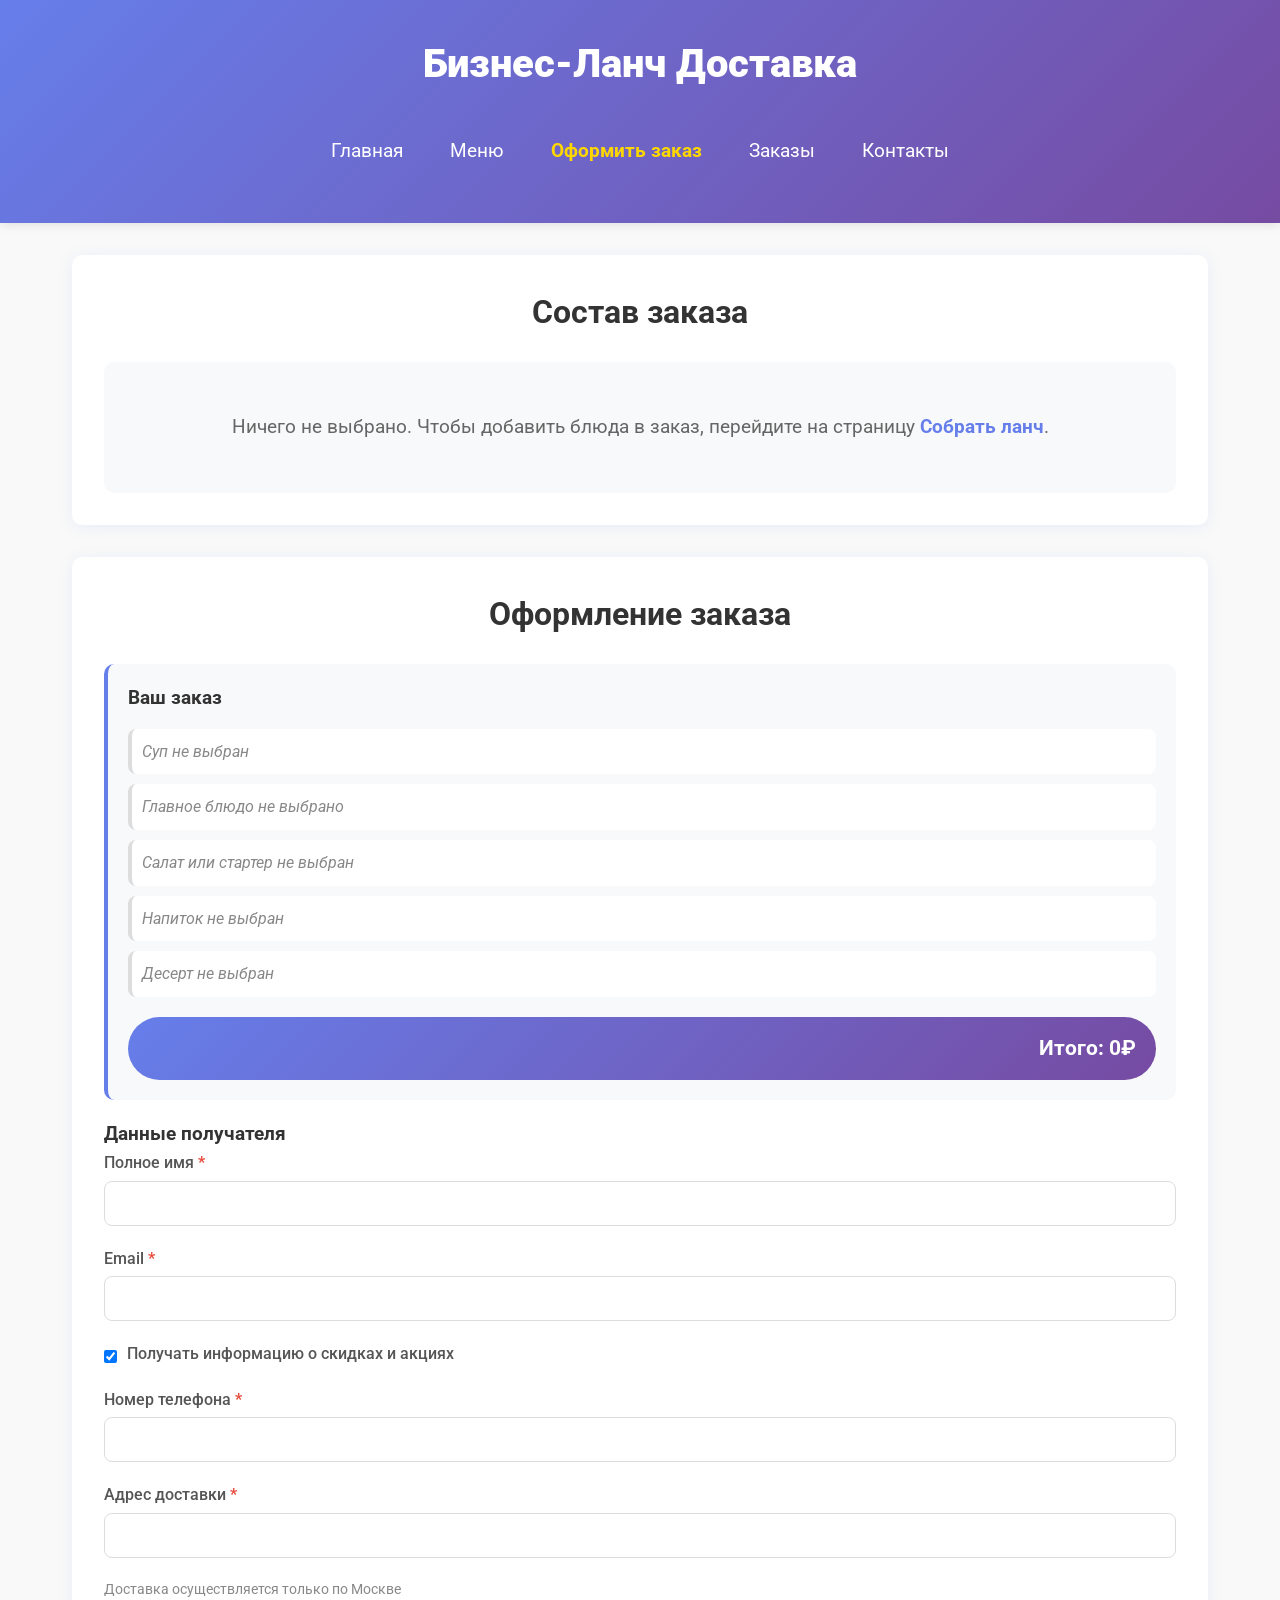
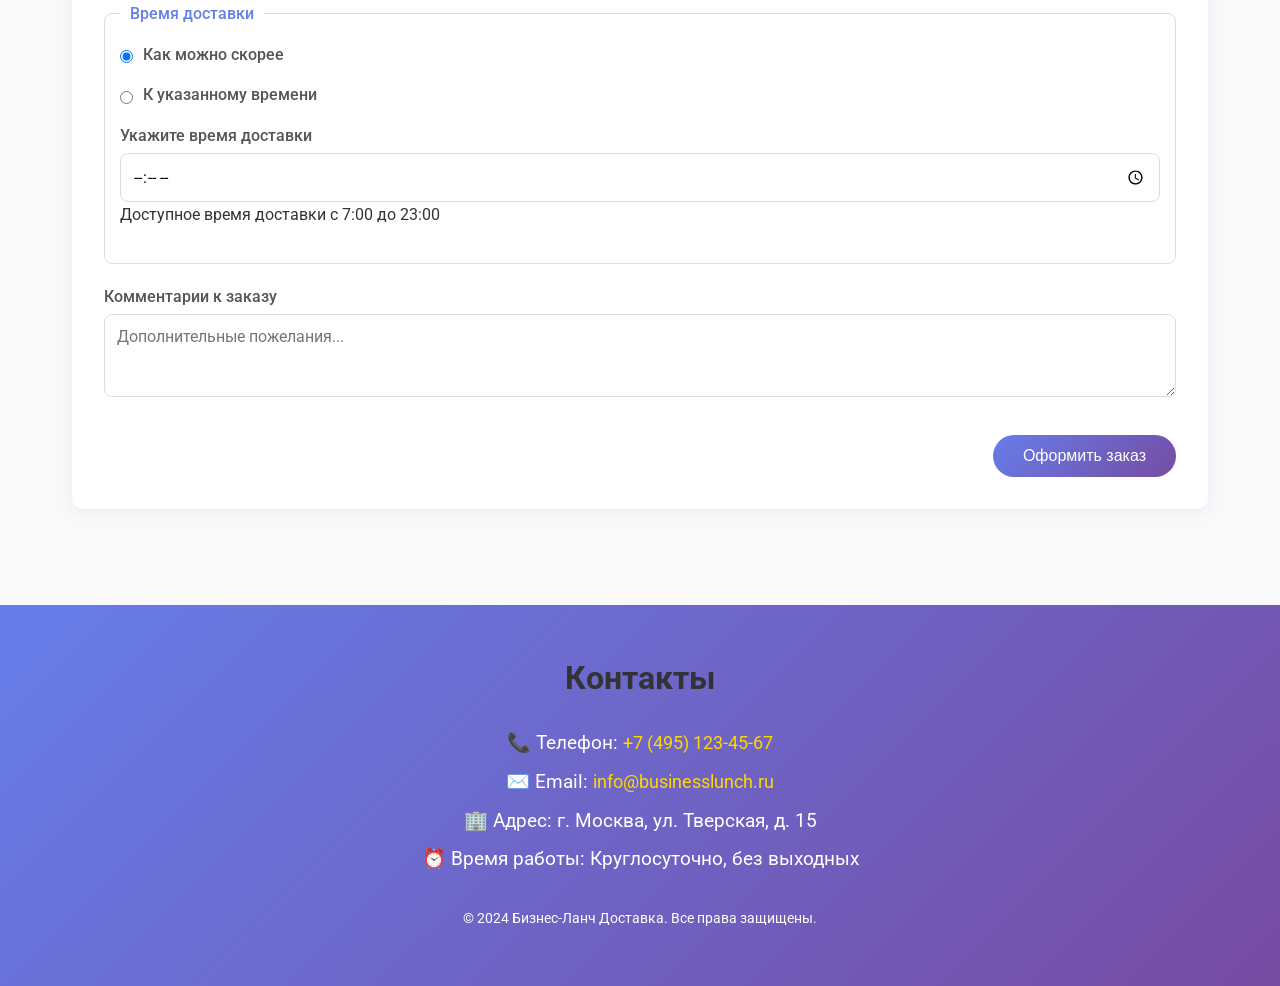
<file: ЛР10/checkout.html>
<!DOCTYPE html>
<html lang="ru">
<head>
    <meta charset="UTF-8">
    <meta name="viewport" content="width=device-width, initial-scale=1.0">
    <title>Оформить заказ | Бизнес-Ланч Доставка</title>
    <link rel="preconnect" href="https://fonts.googleapis.com">
    <link rel="preconnect" href="https://fonts.gstatic.com" crossorigin>
    <link href="https://fonts.googleapis.com/css2?family=Roboto:wght@400;500;700;900&display=swap" rel="stylesheet">
    <style>
        * {
            box-sizing: border-box;
            margin: 0;
            padding: 0;
        }

        body {
            font-family: 'Roboto', sans-serif;
            line-height: 1.6;
            color: #333;
            background-color: #f9f9f9;
            display: flex;
            flex-direction: column;
            min-height: 100vh;
        }

        main {
            flex: 1 0 auto;
            max-width: 1200px;
            margin: 0 auto;
            padding: 0 2rem 2rem 2rem;
            width: 100%;
        }

        header {
            background: linear-gradient(135deg, #667eea 0%, #764ba2 100%);
            color: white;
            padding: 2rem 0;
            margin-bottom: 2rem;
            text-align: center;
            box-shadow: 0 2px 10px rgba(0,0,0,0.1);
        }

        h1 {
            font-size: 2.5rem;
            font-weight: 900;
            margin-bottom: 1rem;
            color: white;
        }

        nav {
            display: flex;
            gap: 15px;
            flex-wrap: wrap;
            justify-content: center;
            padding: 1rem 0;
        }

        nav a {
            text-decoration: none;
            font-family: 'Roboto', sans-serif;
            font-size: 1.2rem;
            color: white;
            padding: 0.5rem 1rem;
            transition: all 0.3s ease;
            border-radius: 5px;
        }

        nav a:hover {
            color: #ffd700;
            background-color: rgba(255,255,255,0.1);
        }

        nav a.active {
            color: #ffd700;
            font-weight: 700;
        }

        section {
            background-color: white;
            padding: 2rem;
            margin-bottom: 2rem;
            border-radius: 10px;
            box-shadow: 0 2px 15px rgba(102, 126, 234, 0.1);
        }

        h2 {
            font-size: 2rem;
            font-weight: 700;
            color: #333;
            margin-bottom: 1.5rem;
            text-align: center;
        }

        footer {
            background: linear-gradient(135deg, #667eea 0%, #764ba2 100%);
            color: white;
            padding: 3rem 2rem;
            margin-top: 2rem;
            text-align: center;
            flex-shrink: 0;
        }

        .footer-content {
            max-width: 1200px;
            margin: 0 auto;
        }

        footer p {
            font-size: 1.2rem;
            margin: 0.5rem 0;
            color: white;
        }

        footer a {
            text-decoration: none;
            font-family: 'Roboto', sans-serif;
            font-size: 1.1rem;
            color: #ffd700;
            transition: color 0.3s ease;
        }

        footer a:hover {
            color: white;
        }

        .dishes-grid {
            display: grid;
            grid-template-columns: repeat(3, 1fr);
            gap: 20px;
            margin: 30px 0;
        }

        .dish-card {
            display: flex;
            flex-direction: column;
            padding: 25px;
            border-radius: 20px;
            background-color: white;
            box-shadow: 0 10px 30px rgba(102, 126, 234, 0.1);
            transition: all 0.3s ease;
            border: 2px solid transparent;
        }

        .dish-card img {
            width: 100%;
            height: 200px;
            object-fit: cover;
            border-radius: 15px;
            margin-bottom: 15px;
            box-shadow: 0 5px 15px rgba(0,0,0,0.1);
        }

        .dish-card .price {
            font-size: 1.5rem;
            font-weight: 700;
            margin: 5px 0;
            color: #667eea;
        }

        .dish-card .dish-name {
            font-size: 1.2rem;
            font-weight: 500;
            margin: 5px 0;
            color: #333;
        }

        .dish-card .weight {
            color: #888;
            margin: 5px 0;
            font-size: 0.95rem;
        }

        .remove-btn {
            background-color: #ff6b6b;
            border: none;
            padding: 12px 25px;
            border-radius: 50px;
            cursor: pointer;
            margin-top: 15px;
            font-size: 1rem;
            font-weight: 500;
            color: white;
            transition: all 0.3s ease;
        }

        .remove-btn:hover {
            background-color: #ff5252;
            transform: scale(1.05);
        }

        .order-summary {
            background-color: #f8f9fa;
            padding: 20px;
            border-radius: 10px;
            margin-bottom: 20px;
            border-left: 4px solid #667eea;
        }

        .selected-dish {
            display: flex;
            justify-content: space-between;
            padding: 10px;
            background-color: white;
            border-radius: 8px;
            margin-bottom: 10px;
            border-left: 4px solid #667eea;
        }

        .selected-dish.empty {
            border-left-color: #ddd;
            color: #888;
            font-style: italic;
        }

        .total-section {
            margin-top: 20px;
            padding: 15px 20px;
            background: linear-gradient(135deg, #667eea 0%, #764ba2 100%);
            color: white;
            border-radius: 50px;
            font-size: 1.3rem;
            font-weight: 700;
            text-align: right;
        }

        .empty-message {
            text-align: center;
            padding: 50px;
            background-color: #f8f9fa;
            border-radius: 10px;
            font-size: 1.2rem;
            color: #666;
        }

        .empty-message a {
            color: #667eea;
            text-decoration: none;
            font-weight: 700;
        }

        .empty-message a:hover {
            color: #764ba2;
            text-decoration: underline;
        }

        .order-form-section {
            margin-top: 2rem;
        }

        .form-row {
            display: flex;
            gap: 30px;
            margin-top: 20px;
        }

        .form-column {
            flex: 1;
        }

        .form-group {
            margin-bottom: 20px;
        }

        label {
            display: block;
            font-weight: 500;
            margin-bottom: 5px;
            color: #555;
        }

        input, textarea, select {
            width: 100%;
            padding: 12px;
            border: 1px solid #ddd;
            border-radius: 8px;
            font-family: 'Roboto', sans-serif;
            font-size: 1rem;
        }

        input:focus, textarea:focus, select:focus {
            outline: none;
            border-color: #667eea;
            box-shadow: 0 0 0 3px rgba(102, 126, 234, 0.1);
        }

        .checkbox-group {
            display: flex;
            align-items: center;
            gap: 10px;
            margin-bottom: 15px;
        }

        .checkbox-group input {
            width: auto;
        }

        fieldset {
            border: 1px solid #ddd;
            border-radius: 8px;
            padding: 15px;
            margin-bottom: 20px;
        }

        legend {
            font-weight: 500;
            color: #667eea;
            padding: 0 10px;
        }

        .radio-option {
            display: flex;
            align-items: center;
            gap: 10px;
            margin-bottom: 10px;
        }

        .radio-option input {
            width: auto;
        }

        .form-buttons {
            display: flex;
            gap: 15px;
            justify-content: flex-end;
            margin-top: 30px;
        }

        .submit-btn {
            background: linear-gradient(135deg, #667eea 0%, #764ba2 100%);
            color: white;
            border: none;
            padding: 12px 30px;
            border-radius: 50px;
            font-size: 1rem;
            font-weight: 500;
            cursor: pointer;
            transition: all 0.3s ease;
        }

        .submit-btn:hover {
            transform: translateY(-2px);
            box-shadow: 0 5px 15px rgba(102, 126, 234, 0.4);
        }

        .required-field label::after {
            content: " *";
            color: #e74c3c;
            font-weight: 700;
        }

        .small-text {
            font-size: 0.9rem;
            color: #888;
            margin-top: 5px;
        }

        .notification-overlay {
            position: fixed;
            top: 0;
            left: 0;
            width: 100%;
            height: 100%;
            background-color: rgba(0, 0, 0, 0.5);
            display: none;
            justify-content: center;
            align-items: center;
            z-index: 1000;
        }

        .notification-card {
            background-color: white;
            border-radius: 20px;
            padding: 30px;
            max-width: 400px;
            width: 90%;
            text-align: center;
            box-shadow: 0 20px 40px rgba(0, 0, 0, 0.2);
            animation: slideIn 0.3s ease;
        }

        @keyframes slideIn {
            from {
                transform: translateY(-50px);
                opacity: 0;
            }
            to {
                transform: translateY(0);
                opacity: 1;
            }
        }

        .notification-icon {
            font-size: 4rem;
            margin-bottom: 15px;
        }

        .notification-title {
            font-size: 1.5rem;
            font-weight: 700;
            color: #333;
            margin-bottom: 10px;
        }

        .notification-message {
            font-size: 1rem;
            color: #666;
            margin-bottom: 25px;
        }

        .notification-ok-btn {
            background-color: #f0f0f0;
            border: none;
            padding: 12px 40px;
            border-radius: 50px;
            font-size: 1.1rem;
            font-weight: 500;
            color: #333;
            cursor: pointer;
            transition: all 0.3s ease;
        }

        .notification-ok-btn:hover {
            background: linear-gradient(135deg, #667eea 0%, #764ba2 100%);
            color: white;
            transform: scale(1.05);
        }

        @media (max-width: 800px) {
            .dishes-grid {
                grid-template-columns: repeat(2, 1fr);
            }
            .form-row {
                flex-direction: column;
            }
        }

        @media (max-width: 600px) {
            h1 {
                text-align: center;
                font-size: 2rem;
            }
            h2 {
                font-size: 1.5rem;
            }
            nav {
                flex-direction: column;
                align-items: center;
            }
            nav a {
                font-size: 1.3rem;
                width: 100%;
                text-align: center;
            }
            .dishes-grid {
                grid-template-columns: 1fr;
            }
            .form-buttons {
                flex-direction: column;
            }
            .submit-btn {
                width: 100%;
            }
        }
    </style>
</head>
<body>
    <header>
        <h1>Бизнес-Ланч Доставка</h1>
        <nav>
            <a href="index.html">Главная</a>
            <a href="lunch.html">Меню</a>
            <a href="checkout.html" class="active">Оформить заказ</a>
            <a href="orders.html">Заказы</a>
            <a href="index.html#contacts">Контакты</a>
        </nav>
    </header>

    <main>
        <section class="order-summary-section">
            <h2>Состав заказа</h2>
            <div id="selected-dishes-container" class="dishes-grid"></div>
            <div id="empty-message" class="empty-message" style="display: none;">
                Ничего не выбрано. Чтобы добавить блюда в заказ, 
                перейдите на страницу <a href="lunch.html">Собрать ланч</a>.
            </div>
        </section>

        <section class="order-form-section">
            <h2>Оформление заказа</h2>
            
            <div class="order-summary">
                <h3 style="margin-bottom: 15px;">Ваш заказ</h3>
                <div id="selected-soup"></div>
                <div id="selected-main"></div>
                <div id="selected-salad"></div>
                <div id="selected-drink"></div>
                <div id="selected-dessert"></div>
                <div id="total-section" class="total-section">
                    Итого: <span id="total-price">0₽</span>
                </div>
            </div>
            
            <form id="checkoutForm">
                <div class="form-row">
                    <div class="form-column">
                        <h3>Данные получателя</h3>
                        
                        <div class="form-group required-field">
                            <label for="full_name">Полное имя</label>
                            <input type="text" id="full_name" name="full_name" required>
                        </div>

                        <div class="form-group required-field">
                            <label for="email">Email</label>
                            <input type="email" id="email" name="email" required>
                        </div>

                        <div class="checkbox-group">
                            <input type="checkbox" id="subscribe" name="subscribe" value="1" checked>
                            <label for="subscribe">Получать информацию о скидках и акциях</label>
                        </div>

                        <div class="form-group required-field">
                            <label for="phone">Номер телефона</label>
                            <input type="tel" id="phone" name="phone" required>
                        </div>

                        <div class="form-group required-field">
                            <label for="delivery_address">Адрес доставки</label>
                            <input type="text" id="delivery_address" name="delivery_address" required>
                        </div>

                        <p class="small-text">Доставка осуществляется только по Москве</p>

                        <fieldset>
                            <legend>Время доставки</legend>
                            
                            <div class="radio-option">
                                <input type="radio" id="delivery_now" name="delivery_type" value="now" checked required>
                                <label for="delivery_now">Как можно скорее</label>
                            </div>

                            <div class="radio-option">
                                <input type="radio" id="delivery_by_time" name="delivery_type" value="by_time">
                                <label for="delivery_by_time">К указанному времени</label>
                            </div>

                            <div class="form-group">
                                <label for="delivery_time">Укажите время доставки</label>
                                <input type="time" id="delivery_time" name="delivery_time" 
                                       min="07:00" max="23:00" step="300">
                                <p class="time-note">Доступное время доставки с 7:00 до 23:00</p>
                            </div>
                        </fieldset>

                        <div class="form-group">
                            <label for="comment">Комментарии к заказу</label>
                            <textarea id="comment" name="comment" rows="3" placeholder="Дополнительные пожелания..."></textarea>
                        </div>

                        <div class="form-buttons">
                            <button type="submit" class="submit-btn" id="submitOrder">Оформить заказ</button>
                        </div>
                    </div>
                </div>
            </form>
        </section>
    </main>

    <footer id="contacts">
        <div class="footer-content">
            <h2>Контакты</h2>
            <p>📞 Телефон: <a href="tel:+74951234567">+7 (495) 123-45-67</a></p>
            <p>✉️ Email: <a href="mailto:info@businesslunch.ru">info@businesslunch.ru</a></p>
            <p>🏢 Адрес: г. Москва, ул. Тверская, д. 15</p>
            <p>⏰ Время работы: Круглосуточно, без выходных</p>
            <p style="margin-top: 2rem; font-size: 0.9rem;">© 2024 Бизнес-Ланч Доставка. Все права защищены.</p>
        </div>
    </footer>

    <div id="notification" class="notification-overlay">
        <div class="notification-card">
            <div class="notification-icon">⚠️</div>
            <div class="notification-title">Внимание!</div>
            <div id="notificationMessage" class="notification-message"></div>
            <button class="notification-ok-btn" onclick="hideNotification()">Окей</button>
        </div>
    </div>

    <script src="dishes.js"></script>
    <script src="api.js"></script>
    <script src="order.js"></script>
    <script src="checkout.js"></script>
</body>
</html>
</file>
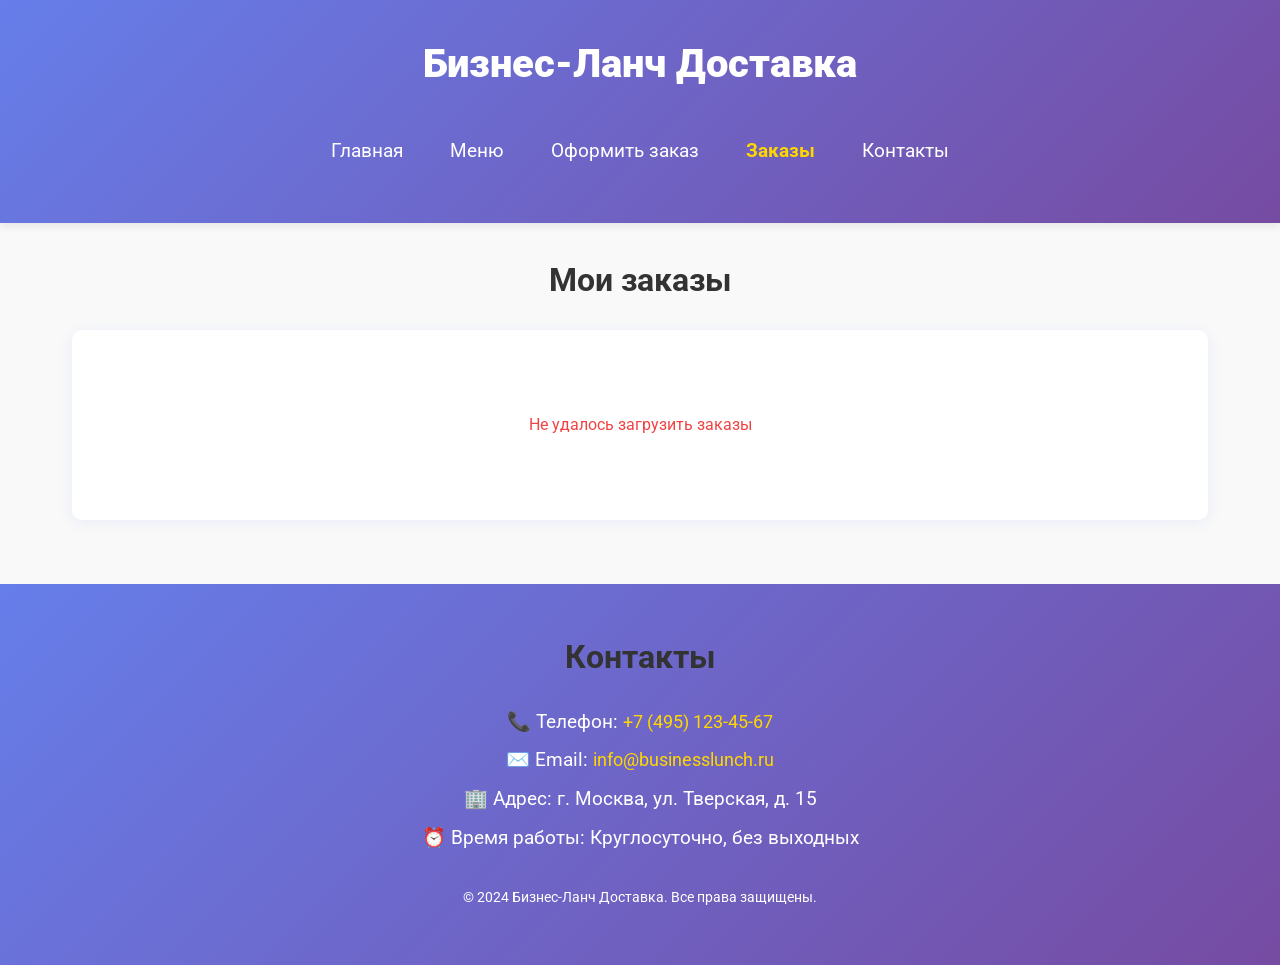
<file: ЛР10/orders.html>
<!DOCTYPE html>
<html lang="ru">
<head>
    <meta charset="UTF-8">
    <meta name="viewport" content="width=device-width, initial-scale=1.0">
    <title>Мои заказы | Бизнес-Ланч Доставка</title>
    <link rel="preconnect" href="https://fonts.googleapis.com">
    <link rel="preconnect" href="https://fonts.gstatic.com" crossorigin>
    <link href="https://fonts.googleapis.com/css2?family=Roboto:wght@400;500;700;900&display=swap" rel="stylesheet">
    <link rel="stylesheet" href="https://cdn.jsdelivr.net/npm/bootstrap-icons@1.11.3/font/bootstrap-icons.min.css">
    <style>
        * {
            box-sizing: border-box;
            margin: 0;
            padding: 0;
        }

        body {
            font-family: 'Roboto', sans-serif;
            line-height: 1.6;
            color: #333;
            background-color: #f9f9f9;
            display: flex;
            flex-direction: column;
            min-height: 100vh;
        }

        main {
            flex: 1 0 auto;
            max-width: 1200px;
            margin: 0 auto;
            padding: 0 2rem 2rem 2rem;
            width: 100%;
        }

        header {
            background: linear-gradient(135deg, #667eea 0%, #764ba2 100%);
            color: white;
            padding: 2rem 0;
            margin-bottom: 2rem;
            text-align: center;
            box-shadow: 0 2px 10px rgba(0,0,0,0.1);
        }

        h1 {
            font-size: 2.5rem;
            font-weight: 900;
            margin-bottom: 1rem;
            color: white;
        }

        nav {
            display: flex;
            gap: 15px;
            flex-wrap: wrap;
            justify-content: center;
            padding: 1rem 0;
        }

        nav a {
            text-decoration: none;
            font-family: 'Roboto', sans-serif;
            font-size: 1.2rem;
            color: white;
            padding: 0.5rem 1rem;
            transition: all 0.3s ease;
            border-radius: 5px;
        }

        nav a:hover {
            color: #ffd700;
            background-color: rgba(255,255,255,0.1);
        }

        nav a.active {
            color: #ffd700;
            font-weight: 700;
        }

        h2 {
            font-size: 2rem;
            font-weight: 700;
            color: #333;
            margin-bottom: 1.5rem;
            text-align: center;
        }

        footer {
            background: linear-gradient(135deg, #667eea 0%, #764ba2 100%);
            color: white;
            padding: 3rem 2rem;
            margin-top: 2rem;
            text-align: center;
            flex-shrink: 0;
        }

        .footer-content {
            max-width: 1200px;
            margin: 0 auto;
        }

        footer p {
            font-size: 1.2rem;
            margin: 0.5rem 0;
            color: white;
        }

        footer a {
            text-decoration: none;
            font-family: 'Roboto', sans-serif;
            font-size: 1.1rem;
            color: #ffd700;
            transition: color 0.3s ease;
        }

        footer a:hover {
            color: white;
        }

        .orders-table-container {
            background-color: white;
            padding: 2rem;
            border-radius: 10px;
            box-shadow: 0 2px 15px rgba(102, 126, 234, 0.1);
            overflow-x: auto;
        }

        table {
            width: 100%;
            border-collapse: collapse;
        }

        th {
            background: linear-gradient(135deg, #667eea 0%, #764ba2 100%);
            color: white;
            padding: 15px;
            font-weight: 500;
            text-align: left;
        }

        td {
            padding: 15px;
            border-bottom: 1px solid #eee;
        }

        tr:hover {
            background-color: #f5f5f5;
        }

        .order-actions {
            display: flex;
            gap: 10px;
        }

        .action-btn {
            background: none;
            border: none;
            font-size: 1.2rem;
            cursor: pointer;
            padding: 5px 10px;
            border-radius: 5px;
            transition: all 0.3s ease;
        }

        .view-btn {
            color: #667eea;
        }

        .view-btn:hover {
            background-color: #e0e7ff;
        }

        .edit-btn {
            color: #f59e0b;
        }

        .edit-btn:hover {
            background-color: #fff3e0;
        }

        .delete-btn {
            color: #ef4444;
        }

        .delete-btn:hover {
            background-color: #fee2e2;
        }

        .modal-overlay {
            position: fixed;
            top: 0;
            left: 0;
            width: 100%;
            height: 100%;
            background-color: rgba(0, 0, 0, 0.5);
            display: none;
            justify-content: center;
            align-items: center;
            z-index: 1000;
        }

        .modal {
            background-color: white;
            border-radius: 20px;
            padding: 30px;
            max-width: 500px;
            width: 90%;
            max-height: 90vh;
            overflow-y: auto;
            position: relative;
            box-shadow: 0 20px 40px rgba(0, 0, 0, 0.2);
            animation: slideIn 0.3s ease;
        }

        .modal-large {
            max-width: 700px;
        }

        @keyframes slideIn {
            from {
                transform: translateY(-50px);
                opacity: 0;
            }
            to {
                transform: translateY(0);
                opacity: 1;
            }
        }

        .modal-close {
            position: absolute;
            top: 20px;
            right: 20px;
            background: none;
            border: none;
            font-size: 1.5rem;
            cursor: pointer;
            color: #888;
            transition: color 0.3s ease;
        }

        .modal-close:hover {
            color: #333;
        }

        .modal-title {
            font-size: 1.5rem;
            font-weight: 700;
            color: #333;
            margin-bottom: 20px;
            padding-right: 30px;
        }

        .modal-content {
            margin-bottom: 25px;
        }

        .modal-actions {
            display: flex;
            gap: 15px;
            justify-content: flex-end;
        }

        .modal-btn {
            padding: 10px 30px;
            border: none;
            border-radius: 50px;
            font-size: 1rem;
            font-weight: 500;
            cursor: pointer;
            transition: all 0.3s ease;
        }

        .modal-btn-primary {
            background: linear-gradient(135deg, #667eea 0%, #764ba2 100%);
            color: white;
        }

        .modal-btn-primary:hover {
            transform: translateY(-2px);
            box-shadow: 0 5px 15px rgba(102, 126, 234, 0.4);
        }

        .modal-btn-secondary {
            background-color: #f0f0f0;
            color: #333;
        }

        .modal-btn-secondary:hover {
            background-color: #ddd;
        }

        .modal-btn-danger {
            background-color: #ef4444;
            color: white;
        }

        .modal-btn-danger:hover {
            background-color: #dc2626;
        }

        .order-detail-item {
            display: flex;
            margin-bottom: 15px;
            padding-bottom: 10px;
            border-bottom: 1px solid #eee;
        }

        .order-detail-label {
            font-weight: 500;
            width: 150px;
            color: #667eea;
        }

        .order-detail-value {
            flex: 1;
            color: #333;
        }

        .dishes-list {
            display: flex;
            flex-wrap: wrap;
            gap: 10px;
        }

        .dish-tag {
            background-color: #f0f5ff;
            color: #667eea;
            padding: 5px 15px;
            border-radius: 50px;
            font-size: 0.9rem;
        }

        .form-group {
            margin-bottom: 20px;
        }

        .form-group label {
            display: block;
            font-weight: 500;
            margin-bottom: 5px;
            color: #555;
        }

        .form-group input,
        .form-group select,
        .form-group textarea {
            width: 100%;
            padding: 12px;
            border: 1px solid #ddd;
            border-radius: 8px;
            font-family: 'Roboto', sans-serif;
            font-size: 1rem;
        }

        .form-group input:focus,
        .form-group select:focus,
        .form-group textarea:focus {
            outline: none;
            border-color: #667eea;
            box-shadow: 0 0 0 3px rgba(102, 126, 234, 0.1);
        }

        .radio-group {
            display: flex;
            gap: 20px;
            margin-top: 5px;
        }

        .radio-option {
            display: flex;
            align-items: center;
            gap: 5px;
        }

        .radio-option input {
            width: auto;
        }

        .checkbox-group {
            display: flex;
            align-items: center;
            gap: 10px;
        }

        .checkbox-group input {
            width: auto;
        }

        .small-text {
            font-size: 0.9rem;
            color: #888;
            margin-top: 5px;
        }

        .notification-overlay {
            position: fixed;
            top: 0;
            left: 0;
            width: 100%;
            height: 100%;
            background-color: rgba(0, 0, 0, 0.5);
            display: none;
            justify-content: center;
            align-items: center;
            z-index: 1000;
        }

        .notification-card {
            background-color: white;
            border-radius: 20px;
            padding: 30px;
            max-width: 400px;
            width: 90%;
            text-align: center;
            box-shadow: 0 20px 40px rgba(0, 0, 0, 0.2);
        }

        .notification-icon {
            font-size: 4rem;
            margin-bottom: 15px;
        }

        .notification-title {
            font-size: 1.5rem;
            font-weight: 700;
            color: #333;
            margin-bottom: 10px;
        }

        .notification-message {
            font-size: 1rem;
            color: #666;
            margin-bottom: 25px;
        }

        .notification-ok-btn {
            background: linear-gradient(135deg, #667eea 0%, #764ba2 100%);
            color: white;
            border: none;
            padding: 12px 40px;
            border-radius: 50px;
            font-size: 1.1rem;
            font-weight: 500;
            cursor: pointer;
            transition: all 0.3s ease;
        }

        .notification-ok-btn:hover {
            transform: scale(1.05);
        }

        .loading {
            text-align: center;
            padding: 50px;
            font-size: 1.2rem;
            color: #666;
        }

        .loading::after {
            content: '';
            display: inline-block;
            width: 20px;
            height: 20px;
            margin-left: 10px;
            border: 3px solid #667eea;
            border-top-color: transparent;
            border-radius: 50%;
            animation: spin 1s linear infinite;
        }

        @keyframes spin {
            to { transform: rotate(360deg); }
        }

        .error {
            text-align: center;
            padding: 50px;
            color: #ef4444;
        }

        @media (max-width: 800px) {
            table {
                font-size: 0.9rem;
            }
            th, td {
                padding: 10px;
            }
            .order-actions {
                flex-direction: column;
            }
        }
    </style>
</head>
<body>
    <header>
        <h1>Бизнес-Ланч Доставка</h1>
        <nav>
            <a href="index.html">Главная</a>
            <a href="lunch.html">Меню</a>
            <a href="checkout.html">Оформить заказ</a>
            <a href="orders.html" class="active">Заказы</a>
            <a href="index.html#contacts">Контакты</a>
        </nav>
    </header>

    <main>
        <h2>Мои заказы</h2>
        
        <div class="orders-table-container">
            <div id="loading" class="loading">Загрузка заказов...</div>
            <div id="error" class="error" style="display: none;"></div>
            <div id="orders-content" style="display: none;">
                <table>
                    <thead>
                        <tr>
                            <th>№</th>
                            <th>Дата</th>
                            <th>Состав</th>
                            <th>Стоимость</th>
                            <th>Время доставки</th>
                            <th>Действия</th>
                        </tr>
                    </thead>
                    <tbody id="orders-table-body">
                    </tbody>
                </table>
            </div>
        </div>
    </main>

    <footer id="contacts">
        <div class="footer-content">
            <h2>Контакты</h2>
            <p>📞 Телефон: <a href="tel:+74951234567">+7 (495) 123-45-67</a></p>
            <p>✉️ Email: <a href="mailto:info@businesslunch.ru">info@businesslunch.ru</a></p>
            <p>🏢 Адрес: г. Москва, ул. Тверская, д. 15</p>
            <p>⏰ Время работы: Круглосуточно, без выходных</p>
            <p style="margin-top: 2rem; font-size: 0.9rem;">© 2024 Бизнес-Ланч Доставка. Все права защищены.</p>
        </div>
    </footer>

    <!-- View Modal -->
    <div id="view-modal" class="modal-overlay">
        <div class="modal">
            <button class="modal-close" onclick="closeModal('view-modal')">&times;</button>
            <div class="modal-title">Детали заказа</div>
            <div class="modal-content" id="view-modal-content"></div>
            <div class="modal-actions">
                <button class="modal-btn modal-btn-primary" onclick="closeModal('view-modal')">Ок</button>
            </div>
        </div>
    </div>

    <!-- Edit Modal -->
    <div id="edit-modal" class="modal-overlay">
        <div class="modal modal-large">
            <button class="modal-close" onclick="closeModal('edit-modal')">&times;</button>
            <div class="modal-title">Редактирование заказа</div>
            <div class="modal-content">
                <form id="edit-form">
                    <input type="hidden" id="edit-order-id">
                    
                    <div class="form-group">
                        <label for="edit-full_name">Полное имя</label>
                        <input type="text" id="edit-full_name" name="full_name" required>
                    </div>

                    <div class="form-group">
                        <label for="edit-email">Email</label>
                        <input type="email" id="edit-email" name="email" required>
                    </div>

                    <div class="form-group">
                        <label for="edit-phone">Номер телефона</label>
                        <input type="tel" id="edit-phone" name="phone" required>
                    </div>

                    <div class="form-group">
                        <label for="edit-delivery_address">Адрес доставки</label>
                        <input type="text" id="edit-delivery_address" name="delivery_address" required>
                    </div>

                    <div class="form-group">
                        <label>Время доставки</label>
                        <div class="radio-group">
                            <div class="radio-option">
                                <input type="radio" id="edit-delivery-now" name="delivery_type" value="now">
                                <label for="edit-delivery-now">Как можно скорее</label>
                            </div>
                            <div class="radio-option">
                                <input type="radio" id="edit-delivery-by-time" name="delivery_type" value="by_time">
                                <label for="edit-delivery-by-time">К указанному времени</label>
                            </div>
                        </div>
                    </div>

                    <div class="form-group">
                        <label for="edit-delivery_time">Укажите время доставки</label>
                        <input type="time" id="edit-delivery_time" name="delivery_time" 
                               min="07:00" max="23:00" step="300">
                        <p class="small-text">Доступное время доставки с 7:00 до 23:00</p>
                    </div>

                    <div class="form-group">
                        <label for="edit-comment">Комментарии к заказу</label>
                        <textarea id="edit-comment" name="comment" rows="3"></textarea>
                    </div>

                    <div class="checkbox-group">
                        <input type="checkbox" id="edit-subscribe" name="subscribe" value="1">
                        <label for="edit-subscribe">Получать информацию о скидках и акциях</label>
                    </div>
                </form>
            </div>
            <div class="modal-actions">
                <button class="modal-btn modal-btn-secondary" onclick="closeModal('edit-modal')">Отмена</button>
                <button class="modal-btn modal-btn-primary" onclick="saveOrder()">Сохранить</button>
            </div>
        </div>
    </div>

    <!-- Delete Modal -->
    <div id="delete-modal" class="modal-overlay">
        <div class="modal">
            <button class="modal-close" onclick="closeModal('delete-modal')">&times;</button>
            <div class="modal-title">Подтверждение удаления</div>
            <div class="modal-content">
                <p>Вы уверены, что хотите удалить этот заказ?</p>
            </div>
            <div class="modal-actions">
                <button class="modal-btn modal-btn-secondary" onclick="closeModal('delete-modal')">Отмена</button>
                <button class="modal-btn modal-btn-danger" onclick="confirmDelete()">Да</button>
            </div>
        </div>
    </div>

    <!-- Notification -->
    <div id="notification" class="notification-overlay">
        <div class="notification-card">
            <div class="notification-icon">✅</div>
            <div class="notification-title" id="notification-title">Успешно!</div>
            <div class="notification-message" id="notification-message"></div>
            <button class="notification-ok-btn" onclick="hideNotification()">Окей</button>
        </div>
    </div>

    <script src="api.js"></script>
    <script src="orders.js"></script>
</body>
</html>
</file>
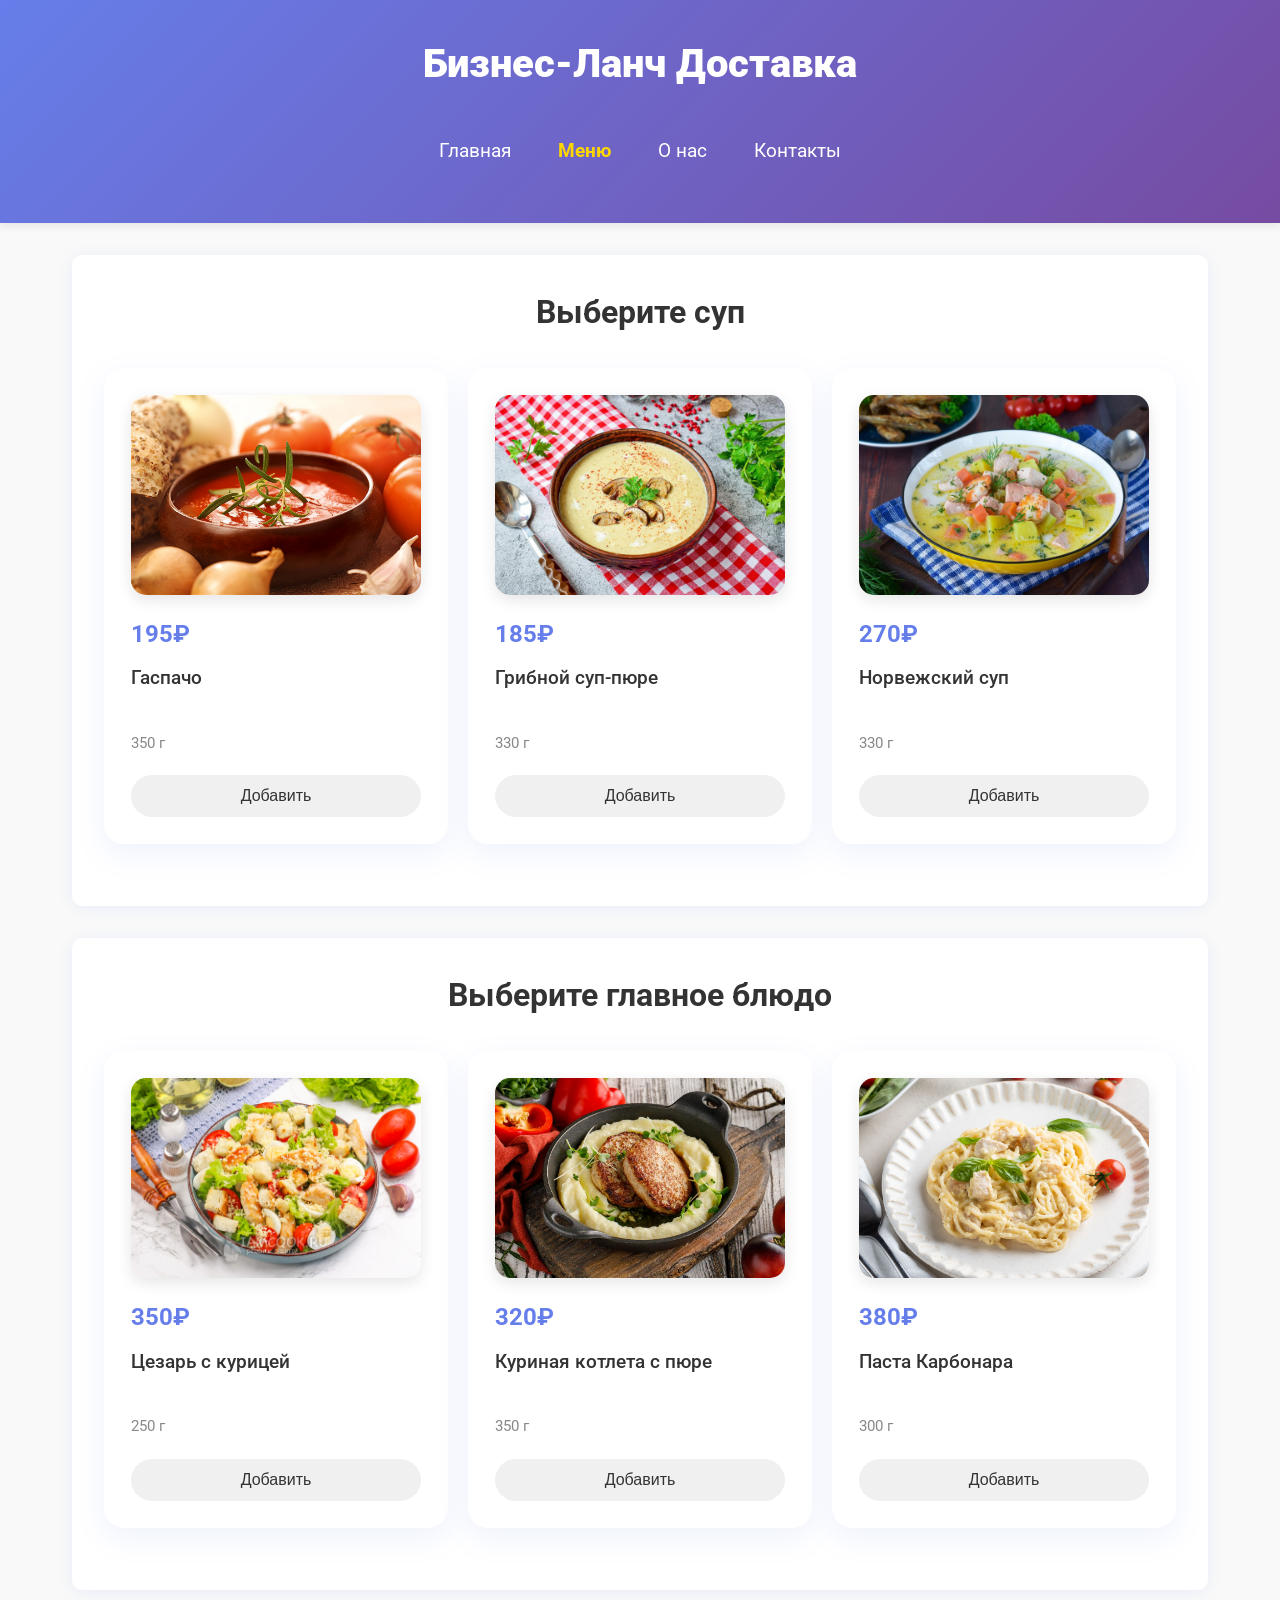
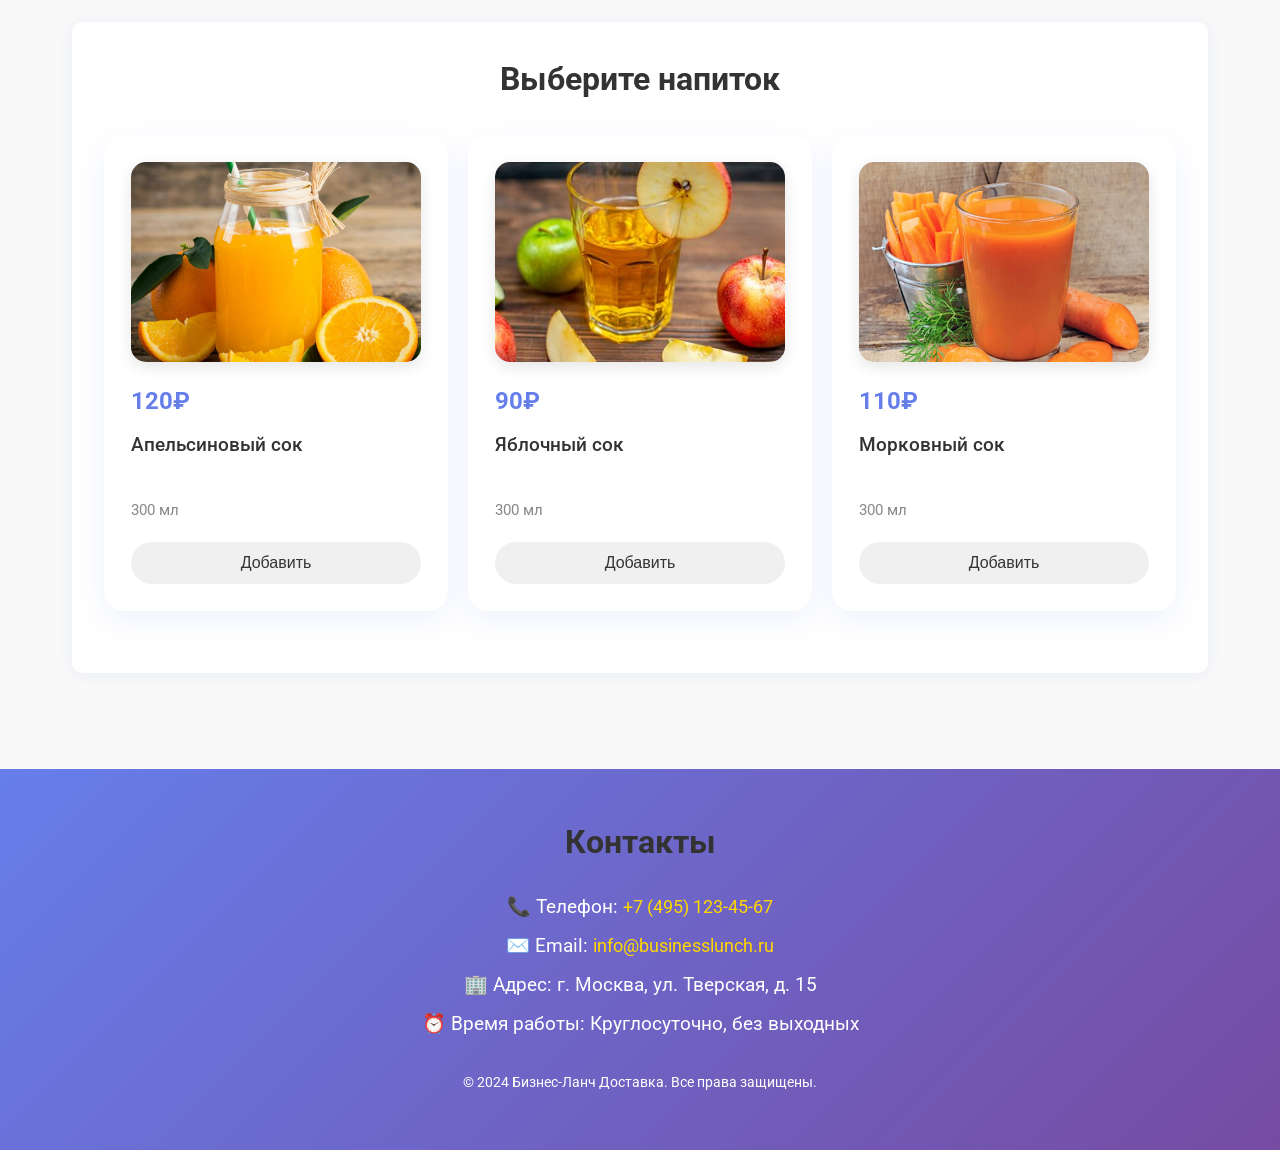
<file: ЛР2/lunch.html.html>
<!DOCTYPE html>
<html lang="ru">
<head>
    <meta charset="UTF-8">
    <meta name="viewport" content="width=device-width, initial-scale=1.0">
    <title>Собрать ланч | Бизнес-Ланч Доставка</title>
    <link rel="preconnect" href="https://fonts.googleapis.com">
    <link rel="preconnect" href="https://fonts.gstatic.com" crossorigin>
    <link href="https://fonts.googleapis.com/css2?family=Roboto:wght@400;500;700;900&display=swap" rel="stylesheet">
    <style>
        * {
            box-sizing: border-box;
            margin: 0;
            padding: 0;
        }

        body {
            font-family: 'Roboto', sans-serif;
            line-height: 1.6;
            color: #333;
            background-color: #f9f9f9;
            display: flex;
            flex-direction: column;
            min-height: 100vh;
        }

        main {
            flex: 1 0 auto;
            max-width: 1200px;
            margin: 0 auto;
            padding: 0 2rem 2rem 2rem;
            width: 100%;
        }

        header {
            background: linear-gradient(135deg, #667eea 0%, #764ba2 100%);
            color: white;
            padding: 2rem 0;
            margin-bottom: 2rem;
            text-align: center;
            box-shadow: 0 2px 10px rgba(0,0,0,0.1);
        }

        h1 {
            font-size: 2.5rem;
            font-weight: 900;
            margin-bottom: 1rem;
            color: white;
        }

        nav {
            display: flex;
            gap: 15px;
            flex-wrap: wrap;
            justify-content: center;
            padding: 1rem 0;
        }

        nav a {
            text-decoration: none;
            font-family: 'Roboto', sans-serif;
            font-size: 1.2rem;
            color: white;
            padding: 0.5rem 1rem;
            transition: all 0.3s ease;
            border-radius: 5px;
        }

        nav a:hover {
            color: #ffd700;
            background-color: rgba(255,255,255,0.1);
        }

        nav a.active {
            color: #ffd700;
            font-weight: 700;
        }

        section {
            background-color: white;
            padding: 2rem;
            margin-bottom: 2rem;
            border-radius: 10px;
            box-shadow: 0 2px 15px rgba(102, 126, 234, 0.1);
        }

        h2 {
            font-size: 2rem;
            font-weight: 700;
            color: #333;
            margin-bottom: 1.5rem;
            text-align: center;
        }

        footer {
            background: linear-gradient(135deg, #667eea 0%, #764ba2 100%);
            color: white;
            padding: 3rem 2rem;
            margin-top: 2rem;
            text-align: center;
            flex-shrink: 0;
        }

        .footer-content {
            max-width: 1200px;
            margin: 0 auto;
        }

        footer p {
            font-size: 1.2rem;
            margin: 0.5rem 0;
            color: white;
        }

        footer a {
            text-decoration: none;
            font-family: 'Roboto', sans-serif;
            font-size: 1.1rem;
            color: #ffd700;
            transition: color 0.3s ease;
        }

        footer a:hover {
            color: white;
        }

        .dishes-grid {
            display: grid;
            grid-template-columns: repeat(3, 1fr);
            gap: 20px;
            margin: 30px 0;
        }

        .dish-card {
            display: flex;
            flex-direction: column;
            padding: 25px;
            border-radius: 20px;
            cursor: pointer;
            background-color: white;
            box-shadow: 0 10px 30px rgba(102, 126, 234, 0.1);
            transition: all 0.3s ease;
            border: 2px solid transparent;
        }

        .dish-card:hover {
            border: 2px solid #667eea;
            transform: translateY(-5px);
            box-shadow: 0 15px 40px rgba(102, 126, 234, 0.2);
        }

        .dish-card:hover button {
            background: linear-gradient(135deg, #667eea 0%, #764ba2 100%);
            color: white;
        }

        .dish-card img {
            width: 100%;
            height: 200px;
            object-fit: cover;
            border-radius: 15px;
            margin-bottom: 15px;
            box-shadow: 0 5px 15px rgba(0,0,0,0.1);
        }

        .dish-card .price {
            font-size: 1.5rem;
            font-weight: 700;
            margin: 5px 0;
            color: #667eea;
        }

        .dish-card .dish-name {
            font-size: 1.2rem;
            font-weight: 500;
            margin: 5px 0;
            color: #333;
            min-height: 3em;
        }

        .dish-card .weight {
            color: #888;
            margin: 5px 0;
            font-size: 0.95rem;
        }

        .dish-card .add-btn {
            background-color: #f0f0f0;
            border: none;
            padding: 12px 25px;
            border-radius: 50px;
            cursor: pointer;
            margin-top: 15px;
            font-size: 1rem;
            font-weight: 500;
            color: #333;
            transition: all 0.3s ease;
        }

        @media (max-width: 800px) {
            .dishes-grid {
                grid-template-columns: repeat(2, 1fr);
            }
            nav {
                justify-content: space-between;
            }
        }

        @media (max-width: 600px) {
            h1 {
                text-align: center;
                font-size: 2rem;
            }
            h2 {
                font-size: 1.5rem;
            }
            nav {
                flex-direction: column;
                align-items: center;
            }
            nav a {
                font-size: 1.3rem;
                width: 100%;
                text-align: center;
            }
            .dishes-grid {
                grid-template-columns: 1fr;
            }
        }
    </style>
</head>
<body>
    <header>
        <h1>Бизнес-Ланч Доставка</h1>
        <nav>
            <a href="index.html">Главная</a>
            <a href="lunch.html" class="active">Меню</a>
            <a href="index.html#about">О нас</a>
            <a href="index.html#contacts">Контакты</a>
        </nav>
    </header>

    <main>
        <!-- Супы -->
        <section class="dishes-section">
            <h2>Выберите суп</h2>
            <div class="dishes-grid">
                <!-- Гаспачо -->
                <div class="dish-card">
                    <img src="Гаспачо.jpg" alt="Гаспачо">
                    <p class="price">195₽</p>
                    <p class="dish-name">Гаспачо</p>
                    <p class="weight">350 г</p>
                    <button class="add-btn">Добавить</button>
                </div>
                <!-- Грибной суп-пюре -->
                <div class="dish-card">
                    <img src="Грибной суп-пюре.jpg" alt="Грибной суп-пюре">
                    <p class="price">185₽</p>
                    <p class="dish-name">Грибной суп-пюре</p>
                    <p class="weight">330 г</p>
                    <button class="add-btn">Добавить</button>
                </div>
                <!-- Норвежский суп -->
                <div class="dish-card">
                    <img src="Норвежский суп.jpg" alt="Норвежский суп">
                    <p class="price">270₽</p>
                    <p class="dish-name">Норвежский суп</p>
                    <p class="weight">330 г</p>
                    <button class="add-btn">Добавить</button>
                </div>
            </div>
        </section>

        <!-- Главные блюда -->
        <section class="dishes-section">
            <h2>Выберите главное блюдо</h2>
            <div class="dishes-grid">
                <!-- Цезарь с курицей -->
                <div class="dish-card">
                    <img src="Цезарь с курицей.jpg" alt="Цезарь с курицей">
                    <p class="price">350₽</p>
                    <p class="dish-name">Цезарь с курицей</p>
                    <p class="weight">250 г</p>
                    <button class="add-btn">Добавить</button>
                </div>
                <!-- Куриная котлета с пюре -->
                <div class="dish-card">
                    <img src="Куриная котлета с пюре.jpg" alt="Куриная котлета с пюре">
                    <p class="price">320₽</p>
                    <p class="dish-name">Куриная котлета с пюре</p>
                    <p class="weight">350 г</p>
                    <button class="add-btn">Добавить</button>
                </div>
                <!-- Паста Карбонара -->
                <div class="dish-card">
                    <img src="Паста Карбонара.jpg" alt="Паста Карбонара">
                    <p class="price">380₽</p>
                    <p class="dish-name">Паста Карбонара</p>
                    <p class="weight">300 г</p>
                    <button class="add-btn">Добавить</button>
                </div>
            </div>
        </section>

        <!-- Напитки -->
        <section class="dishes-section">
            <h2>Выберите напиток</h2>
            <div class="dishes-grid">
                <!-- Апельсиновый сок -->
                <div class="dish-card">
                    <img src="Апельсиновый сок.jpg" alt="Апельсиновый сок">
                    <p class="price">120₽</p>
                    <p class="dish-name">Апельсиновый сок</p>
                    <p class="weight">300 мл</p>
                    <button class="add-btn">Добавить</button>
                </div>
                <!-- Яблочный сок -->
                <div class="dish-card">
                    <img src="Яблочный сок.jpg" alt="Яблочный сок">
                    <p class="price">90₽</p>
                    <p class="dish-name">Яблочный сок</p>
                    <p class="weight">300 мл</p>
                    <button class="add-btn">Добавить</button>
                </div>
                <!-- Морковный сок -->
                <div class="dish-card">
                    <img src="Морковный сок.jpg" alt="Морковный сок">
                    <p class="price">110₽</p>
                    <p class="dish-name">Морковный сок</p>
                    <p class="weight">300 мл</p>
                    <button class="add-btn">Добавить</button>
                </div>
            </div>
        </section>
    </main>

    <footer>
        <div class="footer-content">
            <h2>Контакты</h2>
            <p>📞 Телефон: <a href="tel:+74951234567">+7 (495) 123-45-67</a></p>
            <p>✉️ Email: <a href="mailto:info@businesslunch.ru">info@businesslunch.ru</a></p>
            <p>🏢 Адрес: г. Москва, ул. Тверская, д. 15</p>
            <p>⏰ Время работы: Круглосуточно, без выходных</p>
            <p style="margin-top: 2rem; font-size: 0.9rem;">© 2024 Бизнес-Ланч Доставка. Все права защищены.</p>
        </div>
    </footer>
</body>
</html>
</file>
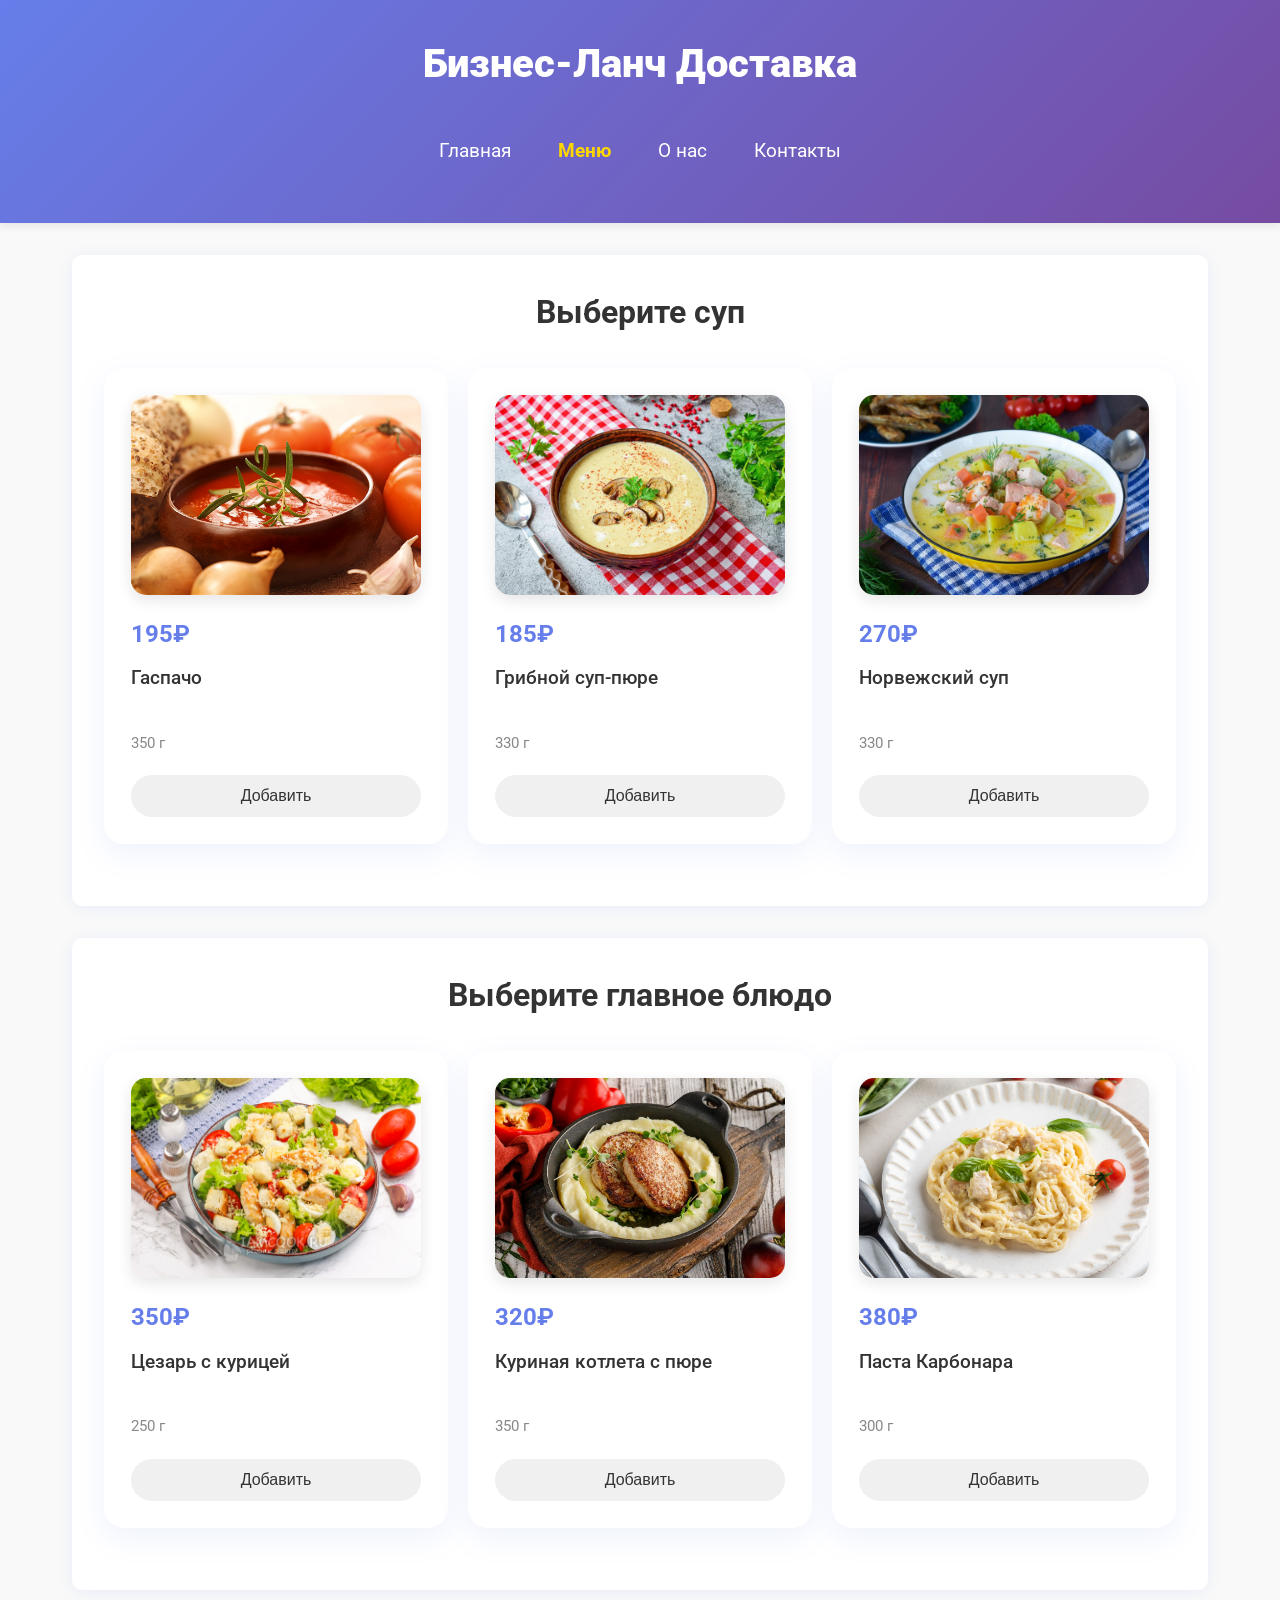
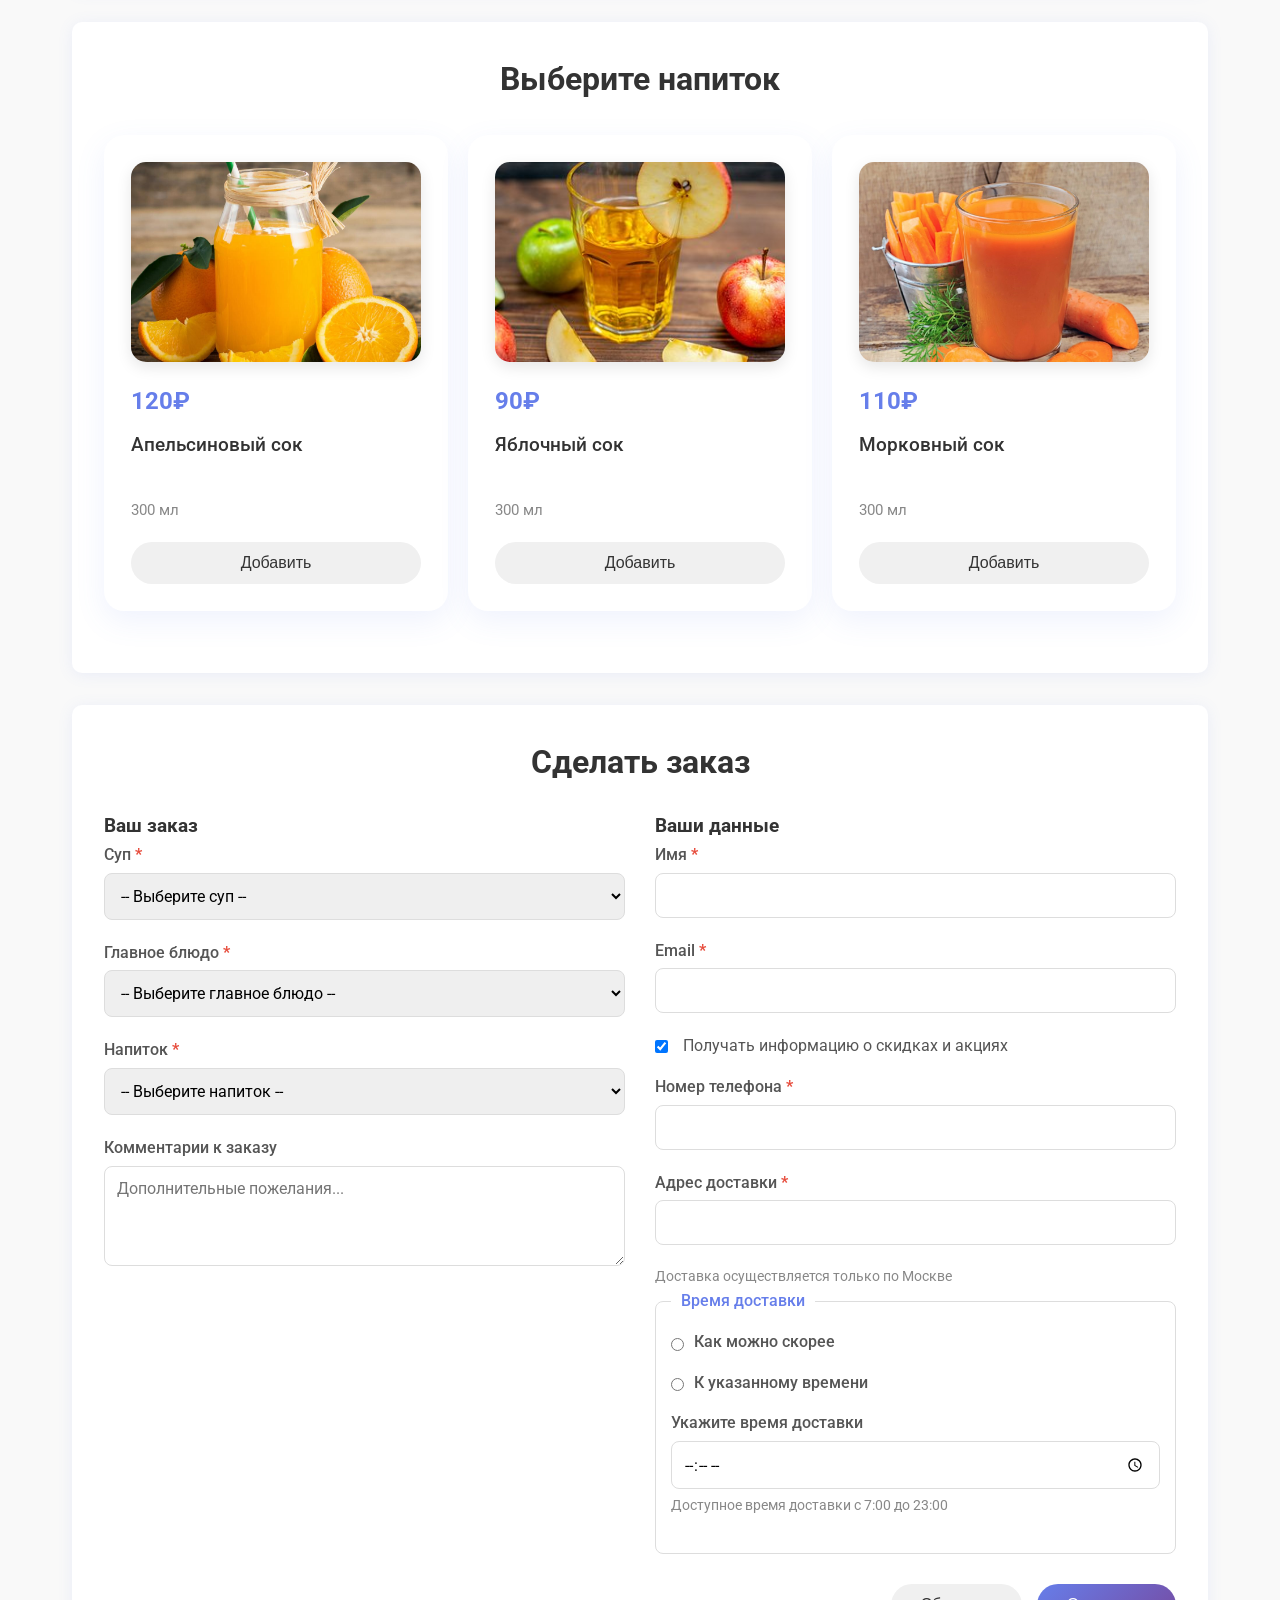
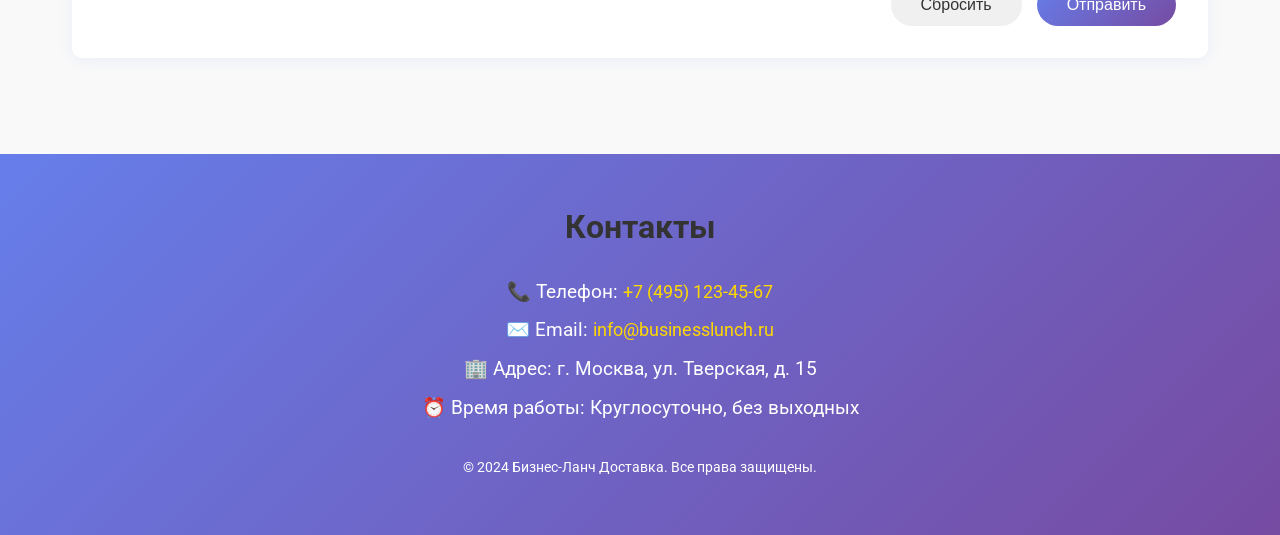
<file: ЛР3/lunch.html.html>
<!DOCTYPE html>
<html lang="ru">
<head>
    <meta charset="UTF-8">
    <meta name="viewport" content="width=device-width, initial-scale=1.0">
    <title>Собрать ланч | Бизнес-Ланч Доставка</title>
    <link rel="preconnect" href="https://fonts.googleapis.com">
    <link rel="preconnect" href="https://fonts.gstatic.com" crossorigin>
    <link href="https://fonts.googleapis.com/css2?family=Roboto:wght@400;500;700;900&display=swap" rel="stylesheet">
    <style>
        * {
            box-sizing: border-box;
            margin: 0;
            padding: 0;
        }

        body {
            font-family: 'Roboto', sans-serif;
            line-height: 1.6;
            color: #333;
            background-color: #f9f9f9;
            display: flex;
            flex-direction: column;
            min-height: 100vh;
        }

        main {
            flex: 1 0 auto;
            max-width: 1200px;
            margin: 0 auto;
            padding: 0 2rem 2rem 2rem;
            width: 100%;
        }

        header {
            background: linear-gradient(135deg, #667eea 0%, #764ba2 100%);
            color: white;
            padding: 2rem 0;
            margin-bottom: 2rem;
            text-align: center;
            box-shadow: 0 2px 10px rgba(0,0,0,0.1);
        }

        h1 {
            font-size: 2.5rem;
            font-weight: 900;
            margin-bottom: 1rem;
            color: white;
        }

        nav {
            display: flex;
            gap: 15px;
            flex-wrap: wrap;
            justify-content: center;
            padding: 1rem 0;
        }

        nav a {
            text-decoration: none;
            font-family: 'Roboto', sans-serif;
            font-size: 1.2rem;
            color: white;
            padding: 0.5rem 1rem;
            transition: all 0.3s ease;
            border-radius: 5px;
        }

        nav a:hover {
            color: #ffd700;
            background-color: rgba(255,255,255,0.1);
        }

        nav a.active {
            color: #ffd700;
            font-weight: 700;
        }

        section {
            background-color: white;
            padding: 2rem;
            margin-bottom: 2rem;
            border-radius: 10px;
            box-shadow: 0 2px 15px rgba(102, 126, 234, 0.1);
        }

        h2 {
            font-size: 2rem;
            font-weight: 700;
            color: #333;
            margin-bottom: 1.5rem;
            text-align: center;
        }

        footer {
            background: linear-gradient(135deg, #667eea 0%, #764ba2 100%);
            color: white;
            padding: 3rem 2rem;
            margin-top: 2rem;
            text-align: center;
            flex-shrink: 0;
        }

        .footer-content {
            max-width: 1200px;
            margin: 0 auto;
        }

        footer p {
            font-size: 1.2rem;
            margin: 0.5rem 0;
            color: white;
        }

        footer a {
            text-decoration: none;
            font-family: 'Roboto', sans-serif;
            font-size: 1.1rem;
            color: #ffd700;
            transition: color 0.3s ease;
        }

        footer a:hover {
            color: white;
        }

        .dishes-grid {
            display: grid;
            grid-template-columns: repeat(3, 1fr);
            gap: 20px;
            margin: 30px 0;
        }

        .dish-card {
            display: flex;
            flex-direction: column;
            padding: 25px;
            border-radius: 20px;
            cursor: pointer;
            background-color: white;
            box-shadow: 0 10px 30px rgba(102, 126, 234, 0.1);
            transition: all 0.3s ease;
            border: 2px solid transparent;
        }

        .dish-card:hover {
            border: 2px solid #667eea;
            transform: translateY(-5px);
            box-shadow: 0 15px 40px rgba(102, 126, 234, 0.2);
        }

        .dish-card:hover button {
            background: linear-gradient(135deg, #667eea 0%, #764ba2 100%);
            color: white;
        }

        .dish-card img {
            width: 100%;
            height: 200px;
            object-fit: cover;
            border-radius: 15px;
            margin-bottom: 15px;
            box-shadow: 0 5px 15px rgba(0,0,0,0.1);
        }

        .dish-card .price {
            font-size: 1.5rem;
            font-weight: 700;
            margin: 5px 0;
            color: #667eea;
        }

        .dish-card .dish-name {
            font-size: 1.2rem;
            font-weight: 500;
            margin: 5px 0;
            color: #333;
            min-height: 3em;
        }

        .dish-card .weight {
            color: #888;
            margin: 5px 0;
            font-size: 0.95rem;
        }

        .dish-card .add-btn {
            background-color: #f0f0f0;
            border: none;
            padding: 12px 25px;
            border-radius: 50px;
            cursor: pointer;
            margin-top: 15px;
            font-size: 1rem;
            font-weight: 500;
            color: #333;
            transition: all 0.3s ease;
        }

        /* ========== تنسيقات النموذج ========== */
        .order-form {
            background-color: white;
            padding: 2rem;
            border-radius: 10px;
            box-shadow: 0 2px 15px rgba(102, 126, 234, 0.1);
        }

        .form-row {
            display: flex;
            gap: 30px;
            margin-top: 20px;
        }

        .form-column {
            flex: 1;
        }

        .form-group {
            margin-bottom: 20px;
        }

        label {
            display: block;
            font-weight: 500;
            margin-bottom: 5px;
            color: #555;
        }

        select, input, textarea {
            width: 100%;
            padding: 12px;
            border: 1px solid #ddd;
            border-radius: 8px;
            font-family: 'Roboto', sans-serif;
            font-size: 1rem;
            transition: all 0.3s ease;
        }

        select:focus, input:focus, textarea:focus {
            outline: none;
            border-color: #667eea;
            box-shadow: 0 0 0 3px rgba(102, 126, 234, 0.1);
        }

        textarea {
            height: 100px;
            resize: vertical;
        }

        .checkbox-group, .radio-group {
            display: flex;
            align-items: center;
            gap: 10px;
            margin-bottom: 15px;
        }

        .checkbox-group input, .radio-group input {
            width: auto;
            margin-right: 5px;
        }

        .checkbox-group label, .radio-group label {
            display: inline;
            margin-bottom: 0;
            font-weight: 400;
        }

        fieldset {
            border: 1px solid #ddd;
            border-radius: 8px;
            padding: 15px;
            margin-bottom: 20px;
        }

        legend {
            font-weight: 500;
            color: #667eea;
            padding: 0 10px;
        }

        .radio-option {
            display: flex;
            align-items: center;
            gap: 10px;
            margin-bottom: 10px;
        }

        .radio-option input {
            width: auto;
        }

        .time-note {
            font-size: 0.9rem;
            color: #888;
            margin-top: 5px;
        }

        .form-buttons {
            display: flex;
            gap: 15px;
            justify-content: flex-end;
            margin-top: 30px;
        }

        .reset-btn, .submit-btn {
            padding: 12px 30px;
            border: none;
            border-radius: 50px;
            font-size: 1rem;
            font-weight: 500;
            cursor: pointer;
            transition: all 0.3s ease;
        }

        .reset-btn {
            background-color: #f0f0f0;
            color: #333;
        }

        .reset-btn:hover {
            background-color: #ddd;
        }

        .submit-btn {
            background: linear-gradient(135deg, #667eea 0%, #764ba2 100%);
            color: white;
        }

        .submit-btn:hover {
            transform: translateY(-2px);
            box-shadow: 0 5px 15px rgba(102, 126, 234, 0.4);
        }

        .required-field label::after {
            content: " *";
            color: #e74c3c;
            font-weight: 700;
        }

        .small-text {
            font-size: 0.9rem;
            color: #888;
            margin-top: 5px;
        }

        @media (max-width: 800px) {
            .dishes-grid {
                grid-template-columns: repeat(2, 1fr);
            }
            .form-row {
                flex-direction: column;
            }
            nav {
                justify-content: space-between;
            }
        }

        @media (max-width: 600px) {
            h1 {
                text-align: center;
                font-size: 2rem;
            }
            h2 {
                font-size: 1.5rem;
            }
            nav {
                flex-direction: column;
                align-items: center;
            }
            nav a {
                font-size: 1.3rem;
                width: 100%;
                text-align: center;
            }
            .dishes-grid {
                grid-template-columns: 1fr;
            }
            .form-buttons {
                flex-direction: column;
            }
            .reset-btn, .submit-btn {
                width: 100%;
            }
        }
    </style>
</head>
<body>
    <header>
        <h1>Бизнес-Ланч Доставка</h1>
        <nav>
            <a href="index.html">Главная</a>
            <a href="lunch.html" class="active">Меню</a>
            <a href="index.html#about">О нас</a>
            <a href="index.html#contacts">Контакты</a>
        </nav>
    </header>

    <main>
        <!-- Супы -->
        <section class="dishes-section">
            <h2>Выберите суп</h2>
            <div class="dishes-grid">
                <!-- Гаспачо -->
                <div class="dish-card">
                    <img src="Гаспачо.jpg" alt="Гаспачо">
                    <p class="price">195₽</p>
                    <p class="dish-name">Гаспачо</p>
                    <p class="weight">350 г</p>
                    <button class="add-btn">Добавить</button>
                </div>
                <!-- Грибной суп-пюре -->
                <div class="dish-card">
                    <img src="Грибной суп-пюре.jpg" alt="Грибной суп-пюре">
                    <p class="price">185₽</p>
                    <p class="dish-name">Грибной суп-пюре</p>
                    <p class="weight">330 г</p>
                    <button class="add-btn">Добавить</button>
                </div>
                <!-- Норвежский суп -->
                <div class="dish-card">
                    <img src="Норвежский суп.jpg" alt="Норвежский суп">
                    <p class="price">270₽</p>
                    <p class="dish-name">Норвежский суп</p>
                    <p class="weight">330 г</p>
                    <button class="add-btn">Добавить</button>
                </div>
            </div>
        </section>

        <!-- Главные блюда -->
        <section class="dishes-section">
            <h2>Выберите главное блюдо</h2>
            <div class="dishes-grid">
                <!-- Цезарь с курицей -->
                <div class="dish-card">
                    <img src="Цезарь с курицей.jpg" alt="Цезарь с курицей">
                    <p class="price">350₽</p>
                    <p class="dish-name">Цезарь с курицей</p>
                    <p class="weight">250 г</p>
                    <button class="add-btn">Добавить</button>
                </div>
                <!-- Куриная котлета с пюре -->
                <div class="dish-card">
                    <img src="Куриная котлета с пюре.jpg" alt="Куриная котлета с пюре">
                    <p class="price">320₽</p>
                    <p class="dish-name">Куриная котлета с пюре</p>
                    <p class="weight">350 г</p>
                    <button class="add-btn">Добавить</button>
                </div>
                <!-- Паста Карбонара -->
                <div class="dish-card">
                    <img src="Паста Карбонара.jpg" alt="Паста Карбонара">
                    <p class="price">380₽</p>
                    <p class="dish-name">Паста Карбонара</p>
                    <p class="weight">300 г</p>
                    <button class="add-btn">Добавить</button>
                </div>
            </div>
        </section>

        <!-- Напитки -->
        <section class="dishes-section">
            <h2>Выберите напиток</h2>
            <div class="dishes-grid">
                <!-- Апельсиновый сок -->
                <div class="dish-card">
                    <img src="Апельсиновый сок.jpg" alt="Апельсиновый сок">
                    <p class="price">120₽</p>
                    <p class="dish-name">Апельсиновый сок</p>
                    <p class="weight">300 мл</p>
                    <button class="add-btn">Добавить</button>
                </div>
                <!-- Яблочный сок -->
                <div class="dish-card">
                    <img src="Яблочный сок.jpg" alt="Яблочный сок">
                    <p class="price">90₽</p>
                    <p class="dish-name">Яблочный сок</p>
                    <p class="weight">300 мл</p>
                    <button class="add-btn">Добавить</button>
                </div>
                <!-- Морковный сок -->
                <div class="dish-card">
                    <img src="Морковный сок.jpg" alt="Морковный сок">
                    <p class="price">110₽</p>
                    <p class="dish-name">Морковный сок</p>
                    <p class="weight">300 мл</p>
                    <button class="add-btn">Добавить</button>
                </div>
            </div>
        </section>

        <!-- نموذج الطلب Сделать заказ -->
        <section class="order-form">
            <h2>Сделать заказ</h2>
            
            <form action="https://httpbin.org/post" method="POST">
                <div class="form-row">
                    <!-- العمود الأول: Ваш заказ -->
                    <div class="form-column">
                        <h3>Ваш заказ</h3>
                        
                        <div class="form-group required-field">
                            <label for="soup">Суп</label>
                            <select id="soup" name="soup" required>
                                <option value="" disabled selected>-- Выберите суп --</option>
                                <option value="gaspacho">Гаспачо</option>
                                <option value="mushroom">Грибной суп-пюре</option>
                                <option value="norwegian">Норвежский суп</option>
                            </select>
                        </div>

                        <div class="form-group required-field">
                            <label for="main">Главное блюдо</label>
                            <select id="main" name="main" required>
                                <option value="" disabled selected>-- Выберите главное блюдо --</option>
                                <option value="caesar">Цезарь с курицей</option>
                                <option value="cutlet">Куриная котлета с пюре</option>
                                <option value="carbonara">Паста Карбонара</option>
                            </select>
                        </div>

                        <div class="form-group required-field">
                            <label for="drink">Напиток</label>
                            <select id="drink" name="drink" required>
                                <option value="" disabled selected>-- Выберите напиток --</option>
                                <option value="orange">Апельсиновый сок</option>
                                <option value="apple">Яблочный сок</option>
                                <option value="carrot">Морковный сок</option>
                            </select>
                        </div>

                        <div class="form-group">
                            <label for="comment">Комментарии к заказу</label>
                            <textarea id="comment" name="comment" placeholder="Дополнительные пожелания..."></textarea>
                        </div>
                    </div>

                    <!-- العمود الثاني: Ваши данные -->
                    <div class="form-column">
                        <h3>Ваши данные</h3>

                        <div class="form-group required-field">
                            <label for="name">Имя</label>
                            <input type="text" id="name" name="name" required>
                        </div>

                        <div class="form-group required-field">
                            <label for="email">Email</label>
                            <input type="email" id="email" name="email" required>
                        </div>

                        <div class="checkbox-group">
                            <input type="checkbox" id="subscribe" name="subscribe" checked>
                            <label for="subscribe">Получать информацию о скидках и акциях</label>
                        </div>

                        <div class="form-group required-field">
                            <label for="phone">Номер телефона</label>
                            <input type="tel" id="phone" name="phone" required>
                        </div>

                        <div class="form-group required-field">
                            <label for="address">Адрес доставки</label>
                            <input type="text" id="address" name="address" required>
                        </div>

                        <p class="small-text">Доставка осуществляется только по Москве</p>

                        <fieldset>
                            <legend>Время доставки</legend>
                            
                            <div class="radio-option">
                                <input type="radio" id="asap" name="delivery-time" value="asap" required>
                                <label for="asap">Как можно скорее</label>
                            </div>

                            <div class="radio-option">
                                <input type="radio" id="specific-time" name="delivery-time" value="specific">
                                <label for="specific-time">К указанному времени</label>
                            </div>

                            <div class="form-group">
                                <label for="delivery-time-input">Укажите время доставки</label>
                                <input type="time" id="delivery-time-input" name="delivery-time-input" 
                                       min="07:00" max="23:00" step="300">
                                <p class="time-note">Доступное время доставки с 7:00 до 23:00</p>
                            </div>
                        </fieldset>

                        <div class="form-buttons">
                            <button type="reset" class="reset-btn">Сбросить</button>
                            <button type="submit" class="submit-btn">Отправить</button>
                        </div>
                    </div>
                </div>
            </form>
        </section>
    </main>

    <footer>
        <div class="footer-content">
            <h2>Контакты</h2>
            <p>📞 Телефон: <a href="tel:+74951234567">+7 (495) 123-45-67</a></p>
            <p>✉️ Email: <a href="mailto:info@businesslunch.ru">info@businesslunch.ru</a></p>
            <p>🏢 Адрес: г. Москва, ул. Тверская, д. 15</p>
            <p>⏰ Время работы: Круглосуточно, без выходных</p>
            <p style="margin-top: 2rem; font-size: 0.9rem;">© 2024 Бизнес-Ланч Доставка. Все права защищены.</p>
        </div>
    </footer>
</body>
</html>
</file>
